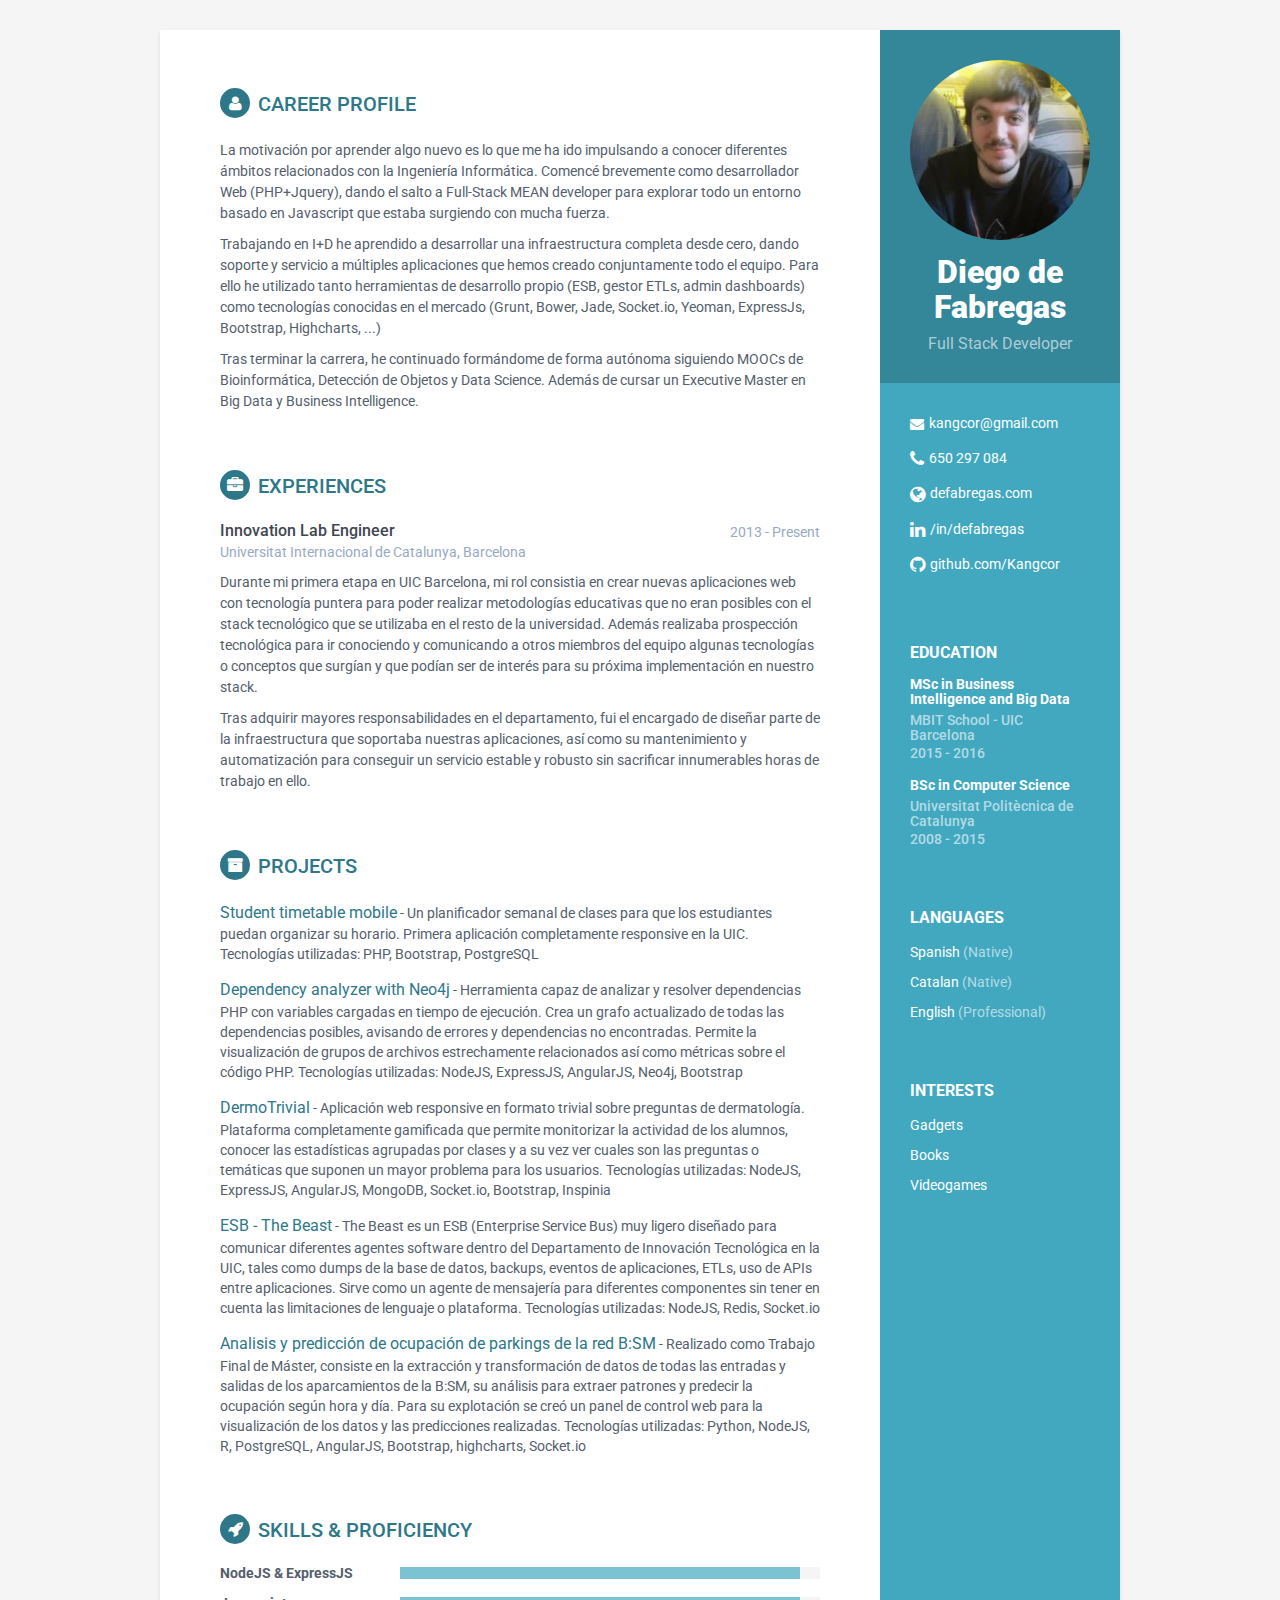
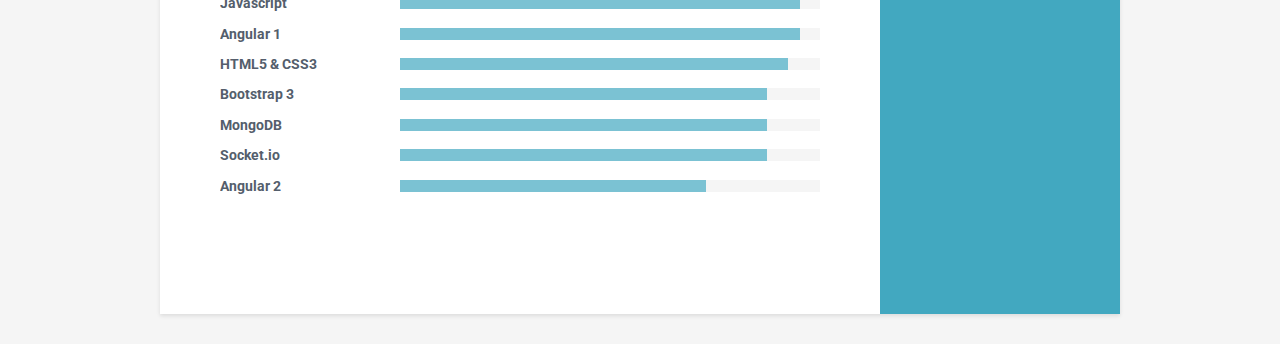
<file: index.html>
<!DOCTYPE html>
<!--[if IE 8]> <html lang="en" class="ie8"> <![endif]-->  
<!--[if IE 9]> <html lang="en" class="ie9"> <![endif]-->  
<!--[if !IE]><!--> <html lang="en"> <!--<![endif]-->  
<head>
    <title>Diego de Fabregas Ugalde CV</title>
    <!-- Meta -->
    <meta charset="utf-8">
    <meta http-equiv="X-UA-Compatible" content="IE=edge">
    <meta name="viewport" content="width=device-width, initial-scale=1.0">
    <meta name="description" content="Diego de Fabregas Curriculum Vitae">
    <meta name="author" content="Diego de Fabregas Ugalde">    
    <link rel="shortcut icon" href="favicon.ico">  
    <link href='https://fonts.googleapis.com/css?family=Roboto:400,500,400italic,300italic,300,500italic,700,700italic,900,900italic' rel='stylesheet' type='text/css'>
    <!-- Global CSS -->
    <link rel="stylesheet" href="assets/plugins/bootstrap/css/bootstrap.min.css">   
    <!-- Plugins CSS -->
    <link rel="stylesheet" href="assets/plugins/font-awesome/css/font-awesome.css">
    
    <!-- Theme CSS -->  
    <link id="theme-style" rel="stylesheet" href="assets/css/styles.css">
    <!-- HTML5 shim and Respond.js for IE8 support of HTML5 elements and media queries -->
    <!--[if lt IE 9]>
      <script src="https://oss.maxcdn.com/html5shiv/3.7.2/html5shiv.min.js"></script>
      <script src="https://oss.maxcdn.com/respond/1.4.2/respond.min.js"></script>
    <![endif]-->
</head> 

<body>
    <div class="wrapper">
        <div class="sidebar-wrapper">
            <div class="profile-container">
                <img class="profile img-circle img-responsive" src="assets/images/profile.webp" alt="" />
                <h1 class="name">Diego de Fabregas</h1>
                <h3 class="tagline">Full Stack Developer</h3>
            </div><!--//profile-container-->
            
            <div class="contact-container container-block">
                <ul class="list-unstyled contact-list">
                    <li class="email"><i class="fa fa-envelope"></i><a href="mailto: kangcor@gmail.com">kangcor@gmail.com</a></li>
                    <li class="phone"><i class="fa fa-phone"></i><a href="tel:650 297 084">650 297 084</a></li>
                    <li class="website"><i class="fa fa-globe"></i><a href="http://www.defabregas.com" target="_blank">defabregas.com</a></li>
                    <li class="linkedin"><i class="fa fa-linkedin"></i><a href="http://www.linkedin.com/in/defabregas" target="_blank">/in/defabregas</a></li>
                    <li class="github"><i class="fa fa-github"></i><a href="https://github.com/Kangcor/" target="_blank">github.com/Kangcor</a></li>
                    <!--<li class="twitter"><i class="fa fa-twitter"></i><a href="https://twitter.com/" target="_blank">@twittername</a></li> -->
                </ul>
            </div><!--//contact-container-->
            <div class="education-container container-block">
                <h2 class="container-block-title">Education</h2>
                <div class="item">
                    <h4 class="degree">MSc in Business Intelligence and Big Data</h4>
                    <h5 class="meta">MBIT School - UIC Barcelona</h5>
                    <div class="time">2015 - 2016</div>
                </div><!--//item-->
                <div class="item">
                    <h4 class="degree">BSc in Computer Science</h4>
                    <h5 class="meta">Universitat Politècnica de Catalunya</h5>
                    <div class="time">2008 - 2015</div>
                </div><!--//item-->
            </div><!--//education-container-->
            
            <div class="languages-container container-block">
                <h2 class="container-block-title">Languages</h2>
                <ul class="list-unstyled interests-list">
                    <li>Spanish <span class="lang-desc">(Native)</span></li>
                    <li>Catalan <span class="lang-desc">(Native)</span></li>
                    <li>English <span class="lang-desc">(Professional)</span></li>
                </ul>
            </div><!--//interests-->
            
            <div class="interests-container container-block">
                <h2 class="container-block-title">Interests</h2>
                <ul class="list-unstyled interests-list">
                    <li>Gadgets</li>
                    <li>Books</li>
                    <li>Videogames</li>
                </ul>
            </div><!--//interests-->
            
        </div><!--//sidebar-wrapper-->
        
        <div class="main-wrapper">
            
            <section class="section summary-section">
                <h2 class="section-title"><i class="fa fa-user"></i>Career Profile</h2>
                <div class="summary">
                    <p>La motivación por aprender algo nuevo es lo que me ha ido impulsando a conocer diferentes ámbitos relacionados con la Ingeniería Informática. Comencé brevemente como desarrollador Web (PHP+Jquery), dando el salto a Full-Stack MEAN developer para explorar todo un entorno basado en Javascript que estaba surgiendo con mucha fuerza.</p>
                    <p>Trabajando en I+D he aprendido a desarrollar una infraestructura completa desde cero, dando soporte y servicio a múltiples aplicaciones que hemos creado conjuntamente todo el equipo. Para ello he utilizado tanto herramientas de desarrollo propio (ESB, gestor ETLs, admin dashboards) como tecnologías conocidas en el mercado (Grunt, Bower, Jade, Socket.io, Yeoman, ExpressJs, Bootstrap, Highcharts, ...)</p>
                    <p>Tras terminar la carrera, he continuado formándome de forma autónoma siguiendo MOOCs de Bioinformática, Detección de Objetos y Data Science. Además de cursar un Executive Master en Big Data y Business Intelligence.</p>
                </div><!--//summary-->
            </section><!--//section-->
            
            <section class="section experiences-section">
                <h2 class="section-title"><i class="fa fa-briefcase"></i>Experiences</h2>
                
                <div class="item">
                    <div class="meta">
                        <div class="upper-row">
                            <h3 class="job-title">Innovation Lab Engineer</h3>
                            <div class="time">2013 - Present</div>
                        </div><!--//upper-row-->
                        <div class="company">Universitat Internacional de Catalunya, Barcelona</div>
                    </div><!--//meta-->
                    <div class="details">
                        <p>Durante mi primera etapa en UIC Barcelona, mi rol consistia en crear nuevas aplicaciones web con tecnología puntera para poder realizar metodologías educativas que no eran posibles con el stack tecnológico que se utilizaba en el resto de la universidad. Además realizaba prospección tecnológica para ir conociendo y comunicando a otros miembros del equipo algunas tecnologías o conceptos que surgían y que podían ser de interés para su próxima implementación en nuestro stack.</p>  
                        <p>Tras adquirir mayores responsabilidades en el departamento, fui el encargado de diseñar parte de la infraestructura que soportaba nuestras aplicaciones, así como su mantenimiento y automatización para conseguir un servicio estable y robusto sin sacrificar innumerables horas de trabajo en ello.</p>
                    </div><!--//details-->
                </div><!--//item-->
                
            </section><!--//section-->
            
            <section class="section projects-section">
                <h2 class="section-title"><i class="fa fa-archive"></i>Projects</h2>
                
                <!-- <div class="intro">
                    <p>Algunos ejemplos de los proyectos que he realizado hasta la fecha, en la mayoría de casos el código no </p>
                </div>--><!--//intro-->
                <div class="item">
                    <span class="project-title"><a href="#hook">Student timetable mobile</a></span> - <span class="project-tagline">Un planificador semanal de clases para que los estudiantes puedan organizar su horario. Primera aplicación completamente responsive en la UIC. Tecnologías utilizadas: PHP, Bootstrap, PostgreSQL</span>
                </div><!--//item-->
                <div class="item">
                    <span class="project-title"><a href="#hook" target="_blank">Dependency analyzer with Neo4j</a></span> - 
                    <span class="project-tagline">Herramienta capaz de analizar y resolver dependencias PHP con variables cargadas en tiempo de ejecución. Crea un grafo actualizado de todas las dependencias posibles, avisando de errores y dependencias no encontradas. Permite la visualización de grupos de archivos estrechamente relacionados así como métricas sobre el código PHP. Tecnologías utilizadas: NodeJS, ExpressJS, AngularJS, Neo4j, Bootstrap</span>
                </div><!--//item-->
                <div class="item">
                    <span class="project-title"><a href="#hook" target="_blank">DermoTrivial</a></span> - <span class="project-tagline">Aplicación web responsive en formato trivial sobre preguntas de dermatología. Plataforma completamente gamificada que permite monitorizar la actividad de los alumnos, conocer las estadísticas agrupadas por clases y a su vez ver cuales son las preguntas o temáticas que suponen un mayor problema para los usuarios. Tecnologías utilizadas: NodeJS, ExpressJS, AngularJS, MongoDB, Socket.io, Bootstrap, Inspinia</span>
                </div><!--//item-->
                <div class="item">
                    <span class="project-title"><a href="#hook" target="_blank">ESB - The Beast</a></span> - <span class="project-tagline">The Beast es un ESB (Enterprise Service Bus) muy ligero diseñado para comunicar diferentes agentes software dentro del Departamento de Innovación Tecnológica en la UIC, tales como dumps de la base de datos, backups, eventos de aplicaciones, ETLs, uso de APIs entre aplicaciones. Sirve como un agente de mensajería para diferentes componentes sin tener en cuenta las limitaciones de lenguaje o plataforma. Tecnologías utilizadas: NodeJS, Redis, Socket.io </span>
                </div><!--//item-->
                <div class="item">
                    <span class="project-title"><a href="#hook" target="_blank">Analisis y predicción de ocupación de parkings de la red B:SM</a></span> - <span class="project-tagline">Realizado como Trabajo Final de Máster, consiste en la extracción y transformación de datos de todas las entradas y salidas de los aparcamientos de la B:SM, su análisis para extraer patrones y predecir la ocupación según hora y día. Para su explotación se creó un panel de control web para la visualización de los datos y las predicciones realizadas. Tecnologías utilizadas: Python, NodeJS, R, PostgreSQL, AngularJS, Bootstrap, highcharts, Socket.io</span>
                </div><!--//item-->
            </section><!--//section-->
            
            <section class="skills-section section">
                <h2 class="section-title"><i class="fa fa-rocket"></i>Skills &amp; Proficiency</h2>
                <div class="skillset">        
                    <div class="item">
                        <h3 class="level-title">NodeJS &amp; ExpressJS</h3>
                        <div class="level-bar">
                            <div class="level-bar-inner" data-level="98%">
                            </div>                                      
                        </div><!--//level-bar-->                                 
                    </div><!--//item-->
                    
                    <div class="item">
                        <h3 class="level-title">Javascript</h3>
                        <div class="level-bar">
                            <div class="level-bar-inner" data-level="98%">
                            </div>                                      
                        </div><!--//level-bar-->                                 
                    </div><!--//item-->
                    
                    <div class="item">
                        <h3 class="level-title">Angular 1</h3>
                        <div class="level-bar">
                            <div class="level-bar-inner" data-level="98%">
                            </div>                                      
                        </div><!--//level-bar-->                                 
                    </div><!--//item-->
                    
                    <div class="item">
                        <h3 class="level-title">HTML5 &amp; CSS3</h3>
                        <div class="level-bar">
                            <div class="level-bar-inner" data-level="95%">
                            </div>                                      
                        </div><!--//level-bar-->                                 
                    </div><!--//item-->
                    
                    <div class="item">
                        <h3 class="level-title">Bootstrap 3</h3>
                        <div class="level-bar">
                            <div class="level-bar-inner" data-level="90%">
                            </div>                                      
                        </div><!--//level-bar-->                                 
                    </div><!--//item-->
                    
                    <div class="item">
                        <h3 class="level-title">MongoDB</h3>
                        <div class="level-bar">
                            <div class="level-bar-inner" data-level="90%">
                            </div>                                      
                        </div><!--//level-bar-->                                 
                    </div><!--//item-->

                    <div class="item">
                        <h3 class="level-title">Socket.io</h3>
                        <div class="level-bar">
                            <div class="level-bar-inner" data-level="90%">
                            </div>                                      
                        </div><!--//level-bar-->                                 
                    </div><!--//item-->

                     <div class="item">
                        <h3 class="level-title">Angular 2</h3>
                        <div class="level-bar">
                            <div class="level-bar-inner" data-level="75%">
                            </div>                                      
                        </div><!--//level-bar-->                                 
                    </div><!--//item-->
                    
                                        
                </div>  
            </section><!--//skills-section-->
            
        </div><!--//main-body-->
    </div>
 
    <!-- Javascript -->          
    <script type="text/javascript" src="assets/plugins/jquery-1.11.3.min.js"></script>
    <script type="text/javascript" src="assets/plugins/bootstrap/js/bootstrap.min.js"></script>    
    <!-- custom js -->
    <script type="text/javascript" src="assets/js/main.js"></script>            
</body>
</html>
</file>
<file: assets/css/styles.css>
/*   
 * Template Name: Orbit - Responsive Resume/CV Template for Developers
 * Version: 1.0
 * Author: Xiaoying Riley
 * Twitter: @3rdwave_themes
 * License: Creative Commons Attribution 3.0 License
 * Website: http://themes.3rdwavemedia.com/
*/
/* styles.css */
/* ======= Base ======= */
body {
  font-family: 'Roboto', sans-serif;
  color: #545E6C;
  background: #f5f5f5;
  font-size: 14px;
  padding: 30px;
  -webkit-font-smoothing: antialiased;
  -moz-osx-font-smoothing: grayscale;
}
h1,
h2,
h3,
h4,
h5,
h6 {
  font-weight: 700;
}
a {
  color: #2d7788;
  -webkit-transition: all 0.4s ease-in-out;
  -moz-transition: all 0.4s ease-in-out;
  -ms-transition: all 0.4s ease-in-out;
  -o-transition: all 0.4s ease-in-out;
}
a:hover {
  text-decoration: underline;
  color: #1a454f;
}
a:focus {
  text-decoration: none;
}
p {
  line-height: 1.5;
}
.wrapper {
  background: #42A8C0;
  max-width: 960px;
  margin: 0 auto;
  position: relative;
  -webkit-box-shadow: 0px 2px 4px rgba(0, 0, 0, 0.1);
  -moz-box-shadow: 0px 2px 4px rgba(0, 0, 0, 0.1);
  box-shadow: 0px 2px 4px rgba(0, 0, 0, 0.1);
}
.sidebar-wrapper {
  background: #42A8C0;
  position: absolute;
  right: 0;
  width: 240px;
  height: 100%;
  min-height: 800px;
  color: #fff;
}
.sidebar-wrapper a {
  color: #fff;
}
.sidebar-wrapper .profile-container {
  padding: 30px;
  background: rgba(0, 0, 0, 0.2);
  text-align: center;
  color: #fff;
}
.sidebar-wrapper .name {
  font-size: 32px;
  font-weight: 900;
  margin-top: 0;
  margin-bottom: 10px;
}
.sidebar-wrapper .tagline {
  color: rgba(255, 255, 255, 0.6);
  font-size: 16px;
  font-weight: 400;
  margin-top: 0;
  margin-bottom: 0;
}
.sidebar-wrapper .profile {
  margin-bottom: 15px;
}
.sidebar-wrapper .contact-list .fa {
  margin-right: 5px;
  font-size: 18px;
  vertical-align: middle;
}
.sidebar-wrapper .contact-list li {
  margin-bottom: 15px;
}
.sidebar-wrapper .contact-list li:last-child {
  margin-bottom: 0;
}
.sidebar-wrapper .contact-list .email .fa {
  font-size: 14px;
}
.sidebar-wrapper .container-block {
  padding: 30px;
}
.sidebar-wrapper .container-block-title {
  text-transform: uppercase;
  font-size: 16px;
  font-weight: 700;
  margin-top: 0;
  margin-bottom: 15px;
}
.sidebar-wrapper .degree {
  font-size: 14px;
  margin-top: 0;
  margin-bottom: 5px;
}
.sidebar-wrapper .education-container .item {
  margin-bottom: 15px;
}
.sidebar-wrapper .education-container .item:last-child {
  margin-bottom: 0;
}
.sidebar-wrapper .education-container .meta {
  color: rgba(255, 255, 255, 0.6);
  font-weight: 500;
  margin-bottom: 0px;
  margin-top: 0;
}
.sidebar-wrapper .education-container .time {
  color: rgba(255, 255, 255, 0.6);
  font-weight: 500;
  margin-bottom: 0px;
}
.sidebar-wrapper .languages-container .lang-desc {
  color: rgba(255, 255, 255, 0.6);
}
.sidebar-wrapper .languages-list {
  margin-bottom: 0;
}
.sidebar-wrapper .languages-list li {
  margin-bottom: 10px;
}
.sidebar-wrapper .languages-list li:last-child {
  margin-bottom: 0;
}
.sidebar-wrapper .interests-list {
  margin-bottom: 0;
}
.sidebar-wrapper .interests-list li {
  margin-bottom: 10px;
}
.sidebar-wrapper .interests-list li:last-child {
  margin-bottom: 0;
}
.main-wrapper {
  background: #fff;
  padding: 60px;
  padding-right: 300px;
}
.main-wrapper .section-title {
  text-transform: uppercase;
  font-size: 20px;
  font-weight: 500;
  color: #2d7788;
  position: relative;
  margin-top: 0;
  margin-bottom: 20px;
}
.main-wrapper .section-title .fa {
  width: 30px;
  height: 30px;
  margin-right: 8px;
  display: inline-block;
  color: #fff;
  -webkit-border-radius: 50%;
  -moz-border-radius: 50%;
  -ms-border-radius: 50%;
  -o-border-radius: 50%;
  border-radius: 50%;
  -moz-background-clip: padding;
  -webkit-background-clip: padding-box;
  background-clip: padding-box;
  background: #2d7788;
  text-align: center;
  padding-top: 8px;
  font-size: 16px;
  position: relative;
  top: -2px;
}
.main-wrapper .section {
  margin-bottom: 60px;
}
.main-wrapper .experiences-section .item {
  margin-bottom: 30px;
}
.main-wrapper .upper-row {
  position: relative;
  overflow: hidden;
  margin-bottom: 2px;
}
.main-wrapper .job-title {
  color: #3F4650;
  font-size: 16px;
  margin-top: 0;
  margin-bottom: 0;
  font-weight: 500;
}
.main-wrapper .time {
  position: absolute;
  right: 0;
  top: 0;
  color: #97AAC3;
}
.main-wrapper .company {
  margin-bottom: 10px;
  color: #97AAC3;
}
.main-wrapper .project-title {
  font-size: 16px;
  font-weight: 400;
  margin-top: 0;
  margin-bottom: 5px;
}
.main-wrapper .projects-section .intro {
  margin-bottom: 30px;
}
.main-wrapper .projects-section .item {
  margin-bottom: 15px;
}
.skillset .item {
  margin-bottom: 15px;
  overflow: hidden;
}
.skillset .level-title {
  font-size: 14px;
  margin-top: 0;
  margin-bottom: 12px;
}
.skillset .level-bar {
  height: 12px;
  background: #f5f5f5;
}
.skillset .level-bar-inner {
  height: 12px;
  background: #7bc2d3;
}
.footer {
  padding: 30px;
  padding-top: 60px;
}
.footer .copyright {
  line-height: 1.6;
  color: #545E6C;
  font-size: 13px;
}
.footer .fa-heart {
  color: #fb866a;
}
/* Extra small devices (phones, less than 768px) */
@media (max-width: 767px) {
  .sidebar-wrapper {
    position: static;
    width: inherit;
  }
  .main-wrapper {
    padding: 30px;
  }
  .main-wrapper .time {
    position: static;
    display: block;
    margin-top: 5px;
  }
  .main-wrapper .upper-row {
    margin-bottom: 0;
  }
}
/* Small devices (tablets, 768px and up) */
/* Medium devices (desktops, 992px and up) */
@media (min-width: 992px) {
  .skillset .level-title {
    display: inline-block;
    float: left;
    width: 30%;
    margin-bottom: 0;
  }
  .skillset .level-bar {
    display: inline-block;
    width: 70%;
    float: left;
    position: relative;
    top: 1px;
  }
}
/* Large devices (large desktops, 1200px and up) */
/* Ex-Large devices (large desktops, 1200px and up) */
</file>
